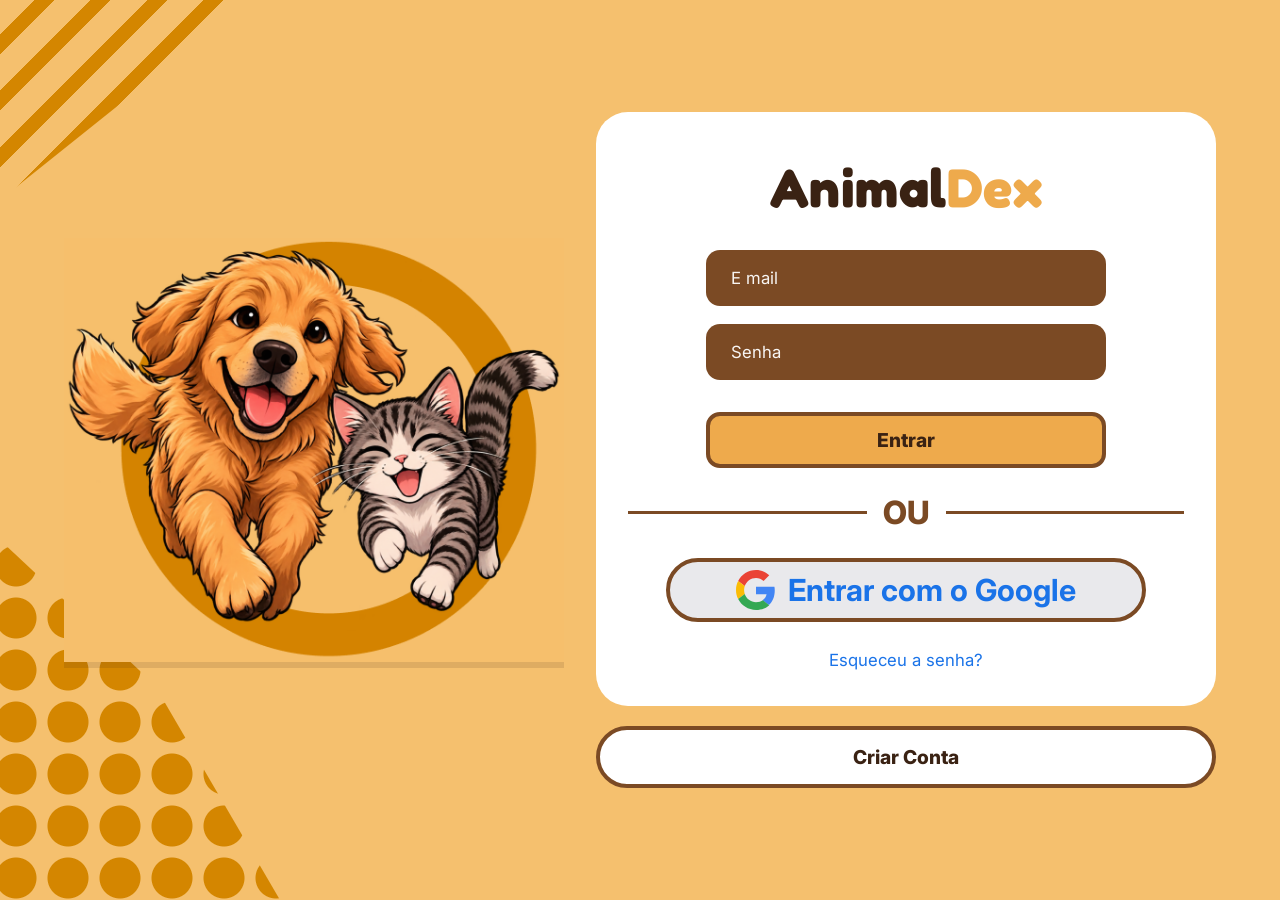
<file: index.html>
<!DOCTYPE html>
<html lang="pt-BR">
<head>
  <meta charset="UTF-8">
  <meta name="viewport" content="width=device-width, initial-scale=1">
  <title>AnimalDex – Login</title>
  <link rel="preconnect" href="https://fonts.googleapis.com">
  <link rel="preconnect" href="https://fonts.gstatic.com" crossorigin>
  <link href="https://fonts.googleapis.com/css2?family=Fredoka:wght@600;700&family=Inter:wght@400;600;700;800&display=swap" rel="stylesheet">
  <link rel="stylesheet" href="style.css">
</head>
<body>
  <div class="decor decor-stripes" aria-hidden="true"></div>
  <div class="decor decor-dots" aria-hidden="true"></div>

  <main class="login">
    <section class="hero" aria-hidden="false">
      <div class="hero-ring"></div>
      <!-- Coloque aqui a imagem do cachorro e do gato (PNG com fundo transparente) -->
      <img class="hero-img" src="img/pets.png" alt="Um cachorro golden retriever e um gatinho correndo felizes">
    </section>

    <section class="panel">
      <div class="card">
        <h1 class="logo">Animal<span>Dex</span></h1>

        <form class="form" action="inicio.html" method="post">
          <label class="sr-only" for="email">E-mail</label>
          <input class="field" type="email" id="email" name="email" placeholder="E mail" autocomplete="email" required>

          <label class="sr-only" for="senha">Senha</label>
          <input class="field" type="password" id="senha" name="senha" placeholder="Senha" autocomplete="current-password" required>

          <button class="btn btn-primary" type="submit">Entrar</button>
        </form>

        <div class="divider"><span>OU</span></div>

        <a class="btn btn-google" href="inicio.html">
          <svg width="40" height="40" viewBox="0 0 48 48" aria-hidden="true">
            <path fill="#EA4335" d="M24 9.5c3.5 0 6.6 1.2 9.1 3.6l6.8-6.8C35.8 2.4 30.3 0 24 0 14.6 0 6.5 5.4 2.6 13.2l7.9 6.1C12.4 13.6 17.7 9.5 24 9.5z"/>
            <path fill="#4285F4" d="M46.5 24.5c0-1.6-.1-3.1-.4-4.5H24v9h12.7c-.6 3-2.3 5.5-4.8 7.2l7.6 5.9c4.5-4.2 7-10.3 7-17.6z"/>
            <path fill="#FBBC05" d="M10.5 28.7c-.5-1.5-.8-3.1-.8-4.7s.3-3.2.8-4.7l-7.9-6.1C.9 16.4 0 20.100 0 24s.9 7.600 2.600 10.800l7.900-6.100z"/>
            <path fill="#34A853" d="M24 48c6.500 0 11.900-2.100 15.900-5.800l-7.600-5.900c-2.100 1.400-4.900 2.300-8.300 2.300-6.300 0-11.600-4.100-13.500-9.800l-7.900 6.100C6.500 42.600 14.600 48 24 48z"/>
          </svg>
          <span>Entrar com o Google</span>
        </a>

        <a class="forgot" href="#">Esqueceu a senha?</a>
      </div>

      <a class="btn btn-create" href="inicio.html">Criar Conta</a>
    </section>
  </main>
</body>
</html>
</file>
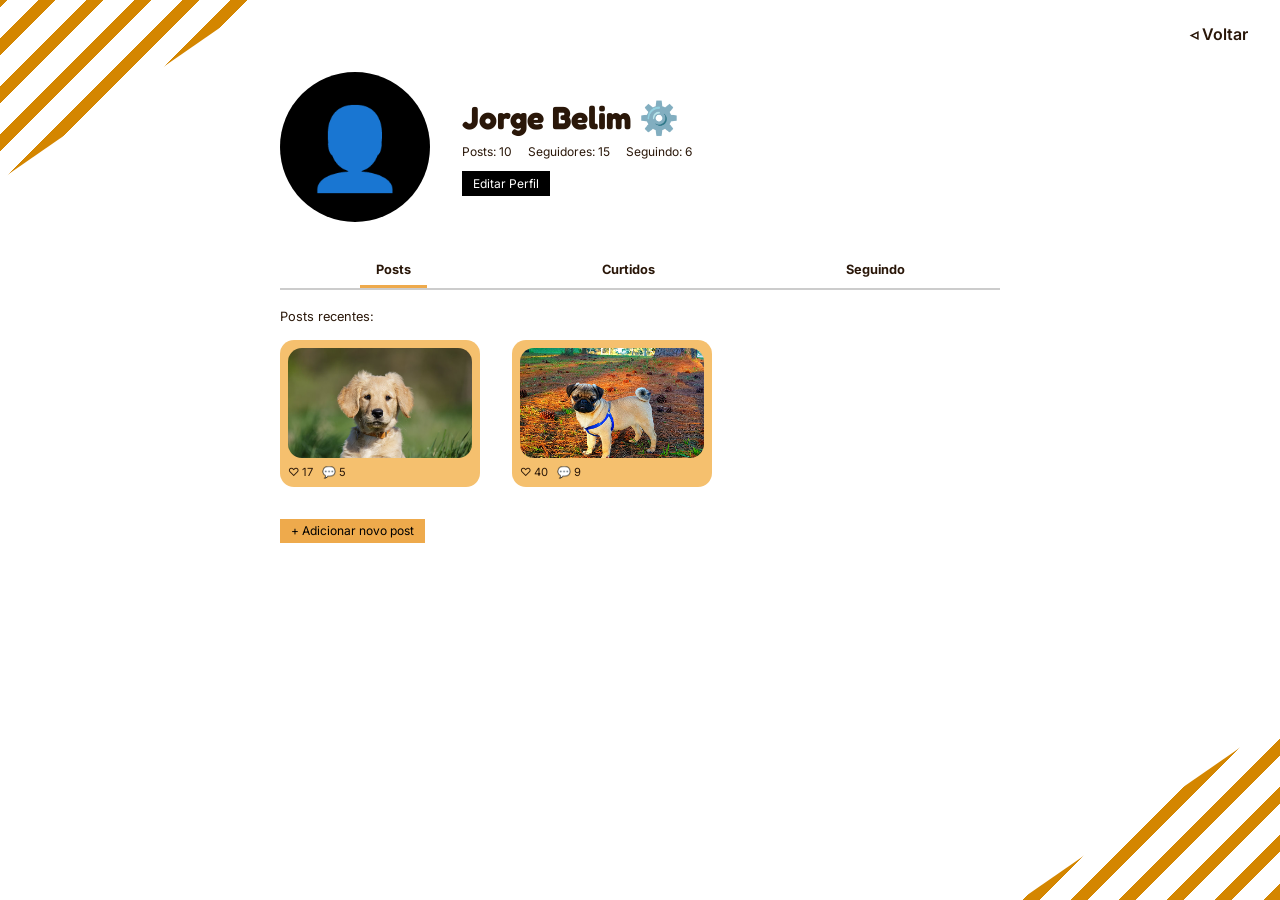
<file: conta.html>
<!DOCTYPE html><html lang="pt-BR"><head><meta charset="UTF-8"><meta name="viewport" content="width=device-width,initial-scale=1"><link href="https://fonts.googleapis.com/css2?family=Fredoka:wght@500;700&family=Inter:wght@400;600;700;800&display=swap" rel="stylesheet"><link rel="stylesheet" href="pages.css"><title>AnimalDex – Conta</title></head><body><div class="screen">
<a class="voltar" href="inicio.html">◃ Voltar</a>
<div class="wrap"><div class="perfil"><div class="avatar">👤</div><div><h1>Jorge Belim <a href="configuracoes.html">⚙️</a></h1>
<div class="stats"><span>Posts: 10</span><span>Seguidores: 15</span><span>Seguindo: 6</span></div>
<a class="btn-pre" href="editar-perfil.html">Editar Perfil</a></div></div>
<nav class="abas"><a class="on" href="conta.html">Posts</a><a href="#">Curtidos</a><a href="#">Seguindo</a></nav>
<p style="font-size:.8rem">Posts recentes:</p>
<div class="grade"><a class="mini" href="post.html" style="display:block"><div class="ph"><img src="img/cachorro1.png" alt="Cachorro filhote"></div>♡ 17 &nbsp; 💬 5</a><a class="mini" href="post.html" style="display:block"><div class="ph"><img src="img/cachorro2.png" alt="Cachorro pug"></div>♡ 40 &nbsp; 💬 9</a></div>
<a class="btn-pre" style="background:var(--btn);color:#000" href="criar-post.html">+ Adicionar novo post</a></div></div></body></html>
</file>
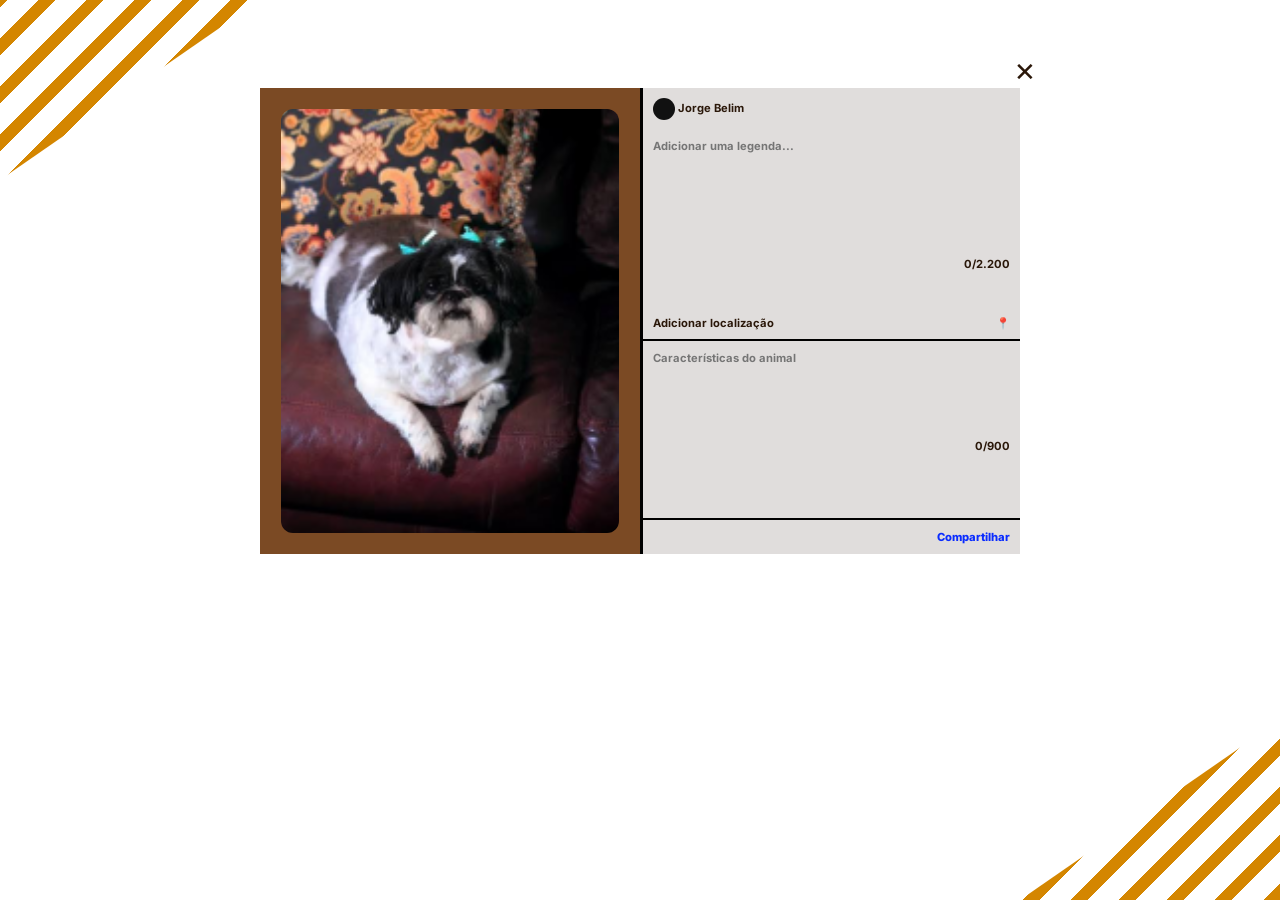
<file: criar-post-legenda.html>
<!DOCTYPE html><html lang="pt-BR"><head><meta charset="UTF-8"><meta name="viewport" content="width=device-width,initial-scale=1"><link href="https://fonts.googleapis.com/css2?family=Fredoka:wght@500;700&family=Inter:wght@400;600;700;800&display=swap" rel="stylesheet"><link rel="stylesheet" href="pages.css"><title>AnimalDex – Criar post</title></head><body><div class="screen">
<div class="criar"><a class="fechar" href="inicio.html" aria-label="Fechar">✕</a>
<div class="col"><div class="foto-ok ph"><img src="img/cachorro-sofa.png" alt="Cachorro no sofá"></div></div>
<div class="col"><form class="legendaf" action="inicio.html">
<div class="linha" style="border:0"><span class="dot" style="vertical-align:middle"></span> Jorge Belim</div>
<div class="linha t1" style="border:0"><textarea class="t1" maxlength="2200" placeholder="Adicionar uma legenda..."></textarea><div class="ctd">0/2.200</div></div>
<div class="linha" style="display:flex;justify-content:space-between"><span>Adicionar localização</span><span>📍</span></div>
<div class="linha t2"><textarea class="t2" maxlength="900" placeholder="Características do animal"></textarea><div class="ctd">0/900</div></div>
<button class="share" type="submit" style="border:0;background:none;cursor:pointer;font:inherit;font-weight:800;color:#0a2cff;margin-top:auto">Compartilhar</button>
</form></div></div></div></body></html>
</file>
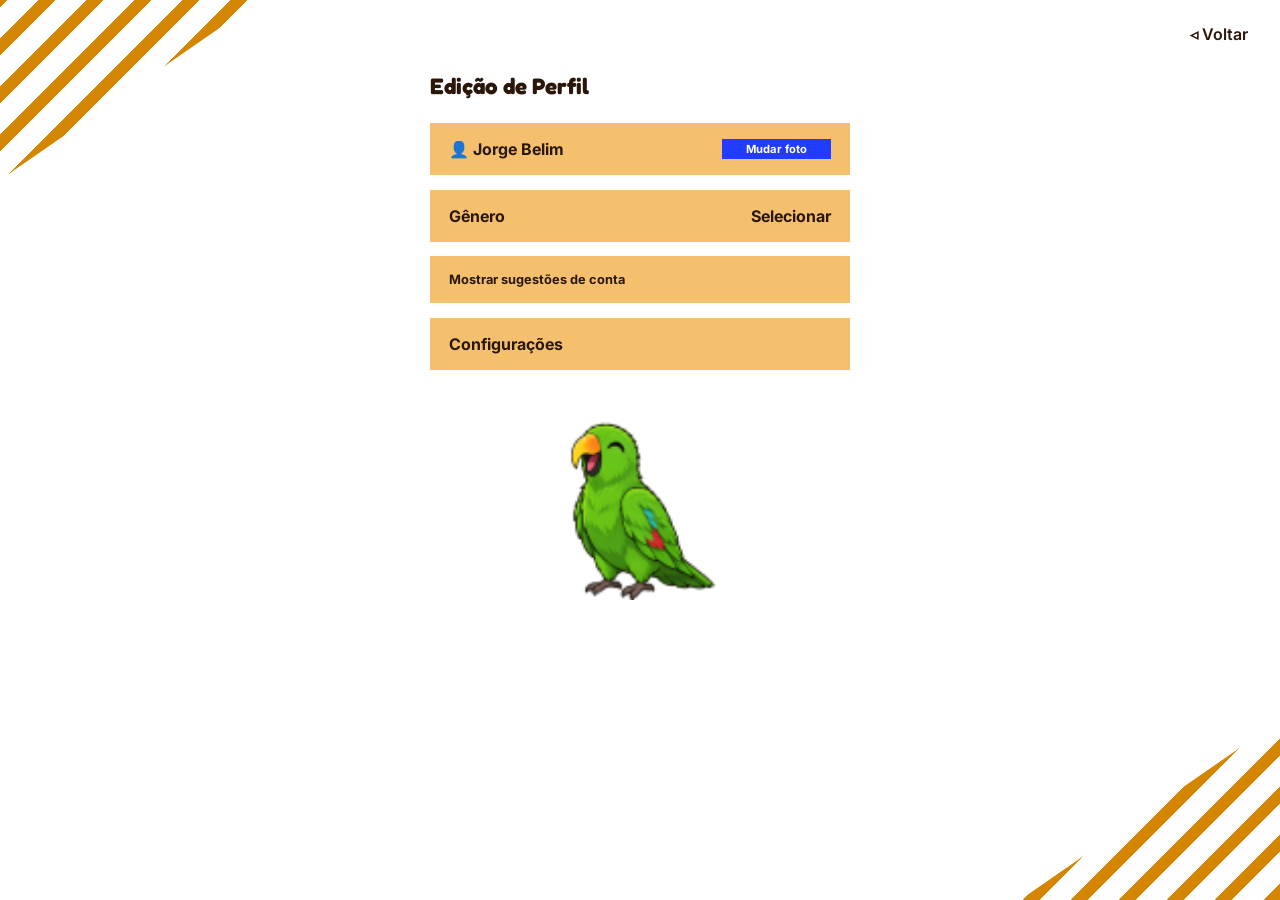
<file: editar-perfil.html>
<!DOCTYPE html><html lang="pt-BR"><head><meta charset="UTF-8"><meta name="viewport" content="width=device-width,initial-scale=1"><link href="https://fonts.googleapis.com/css2?family=Fredoka:wght@500;700&family=Inter:wght@400;600;700;800&display=swap" rel="stylesheet"><link rel="stylesheet" href="pages.css"><title>AnimalDex – Editar perfil</title></head><body><div class="screen">
<a class="voltar" href="conta.html">◃ Voltar</a>
<div class="wrap" style="max-width:420px"><h2>Edição de Perfil</h2>
<div class="bar"><span>👤 Jorge Belim</span><a class="azul" href="#">Mudar foto</a></div>
<div class="bar"><span>Gênero</span><a href="#">Selecionar</a></div>
<div class="bar" style="font-size:.8rem">Mostrar sugestões de conta</div>
<a class="bar" href="configuracoes.html">Configurações</a>
<span class="mascote"><img src="img/papagaio-ilustracao.png" alt="Papagaio" style="width:170px"></span></div></div></body></html>
</file>
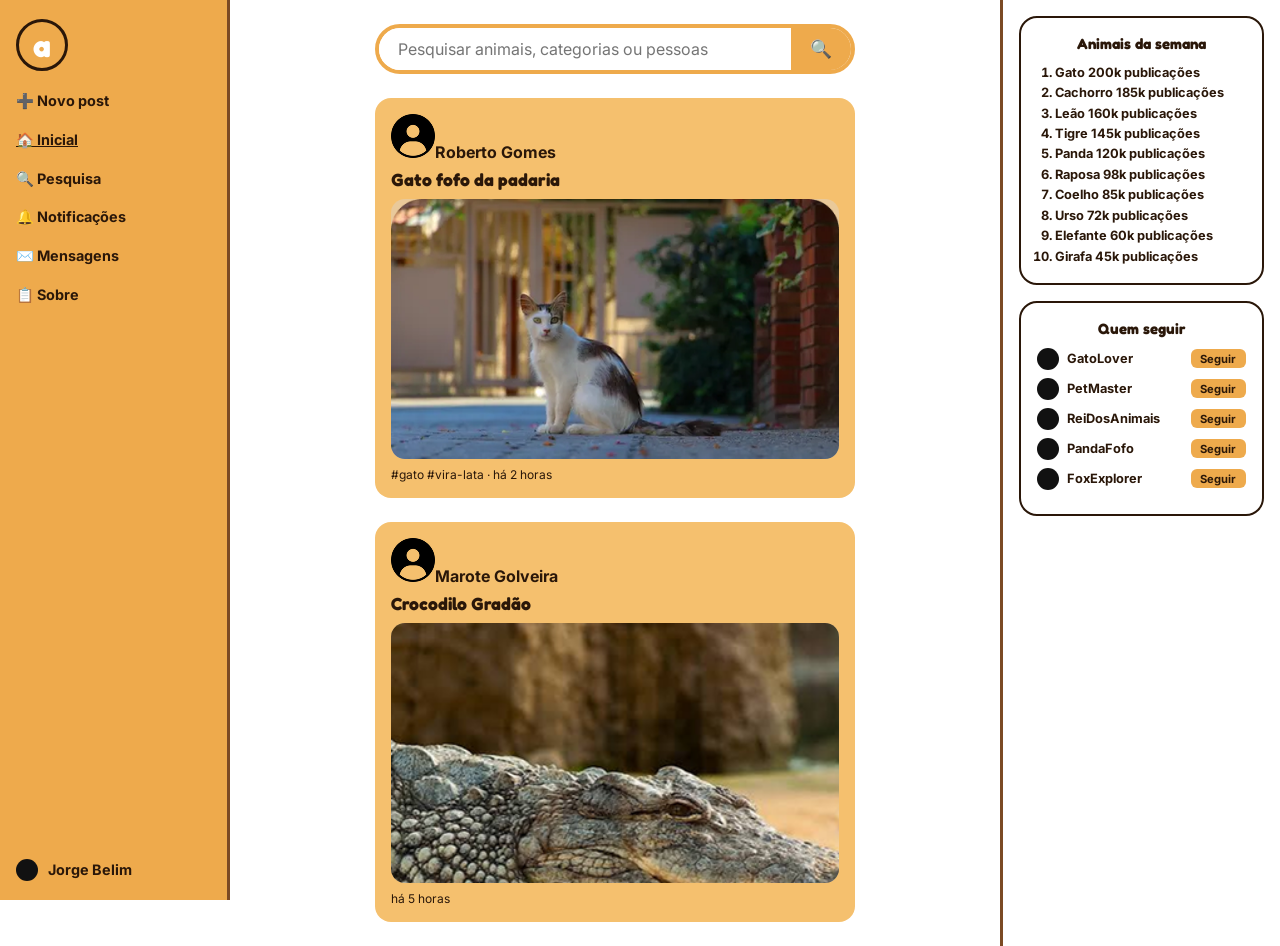
<file: inicio.html>
<!DOCTYPE html><html lang="pt-BR"><head><meta charset="UTF-8"><meta name="viewport" content="width=device-width,initial-scale=1"><link href="https://fonts.googleapis.com/css2?family=Fredoka:wght@500;700&family=Inter:wght@400;600;700;800&display=swap" rel="stylesheet"><link rel="stylesheet" href="pages.css"><title>AnimalDex – Início</title></head><body><div class="app"><nav class="side"><a href="inicio.html" class="logo-a" style="width:52px">a</a><a href="criar-post.html">➕ Novo post</a><a href="inicio.html" class="on">🏠 Inicial</a><a href="pesquisa.html">🔍 Pesquisa</a><a href="#">🔔 Notificações</a><a href="#">✉️ Mensagens</a><a href="sobre.html">📋 Sobre</a><a href="conta.html" class="eu"><span class="dot"></span> Jorge Belim</a></nav>
<main class="feed">
<form class="busca-topo" action="pesquisa.html"><input type="search" name="q" placeholder="Pesquisar animais, categorias ou pessoas" aria-label="Pesquisar"><button type="submit" aria-label="Pesquisar">🔍</button></form>
<article class="post"><img src="img/image 8.png" alt=""><b>Roberto Gomes</b><h3><a href="post.html">Gato fofo da padaria</a></h3><a href="post.html" class="ph"><img src="img/gato-feed.png" alt="Gato na calçada"></a><small>#gato #vira-lata · há 2 horas</small></article>
<article class="post"><img src="img/image 8.png" alt=""><b>Marote Golveira</b><h3><a href="post.html">Crocodilo Gradão</a></h3><a href="post.html" class="ph"><img src="img/crocodilo.png" alt="Crocodilo"></a><small>há 5 horas</small></article>
</main>
<aside class="dir">
<div class="box"><h3>Animais da semana</h3><ol><li>Gato 200k publicações</li><li>Cachorro 185k publicações</li><li>Leão 160k publicações</li><li>Tigre 145k publicações</li><li>Panda 120k publicações</li><li>Raposa 98k publicações</li><li>Coelho 85k publicações</li><li>Urso 72k publicações</li><li>Elefante 60k publicações</li><li>Girafa 45k publicações</li></ol></div>
<div class="box"><h3>Quem seguir</h3>
<div class="seg"><i class="dot"></i><span>GatoLover</span><b>Seguir</b></div>
<div class="seg"><i class="dot"></i><span>PetMaster</span><b>Seguir</b></div>
<div class="seg"><i class="dot"></i><span>ReiDosAnimais</span><b>Seguir</b></div>
<div class="seg"><i class="dot"></i><span>PandaFofo</span><b>Seguir</b></div>
<div class="seg"><i class="dot"></i><span>FoxExplorer</span><b>Seguir</b></div></div>
</aside></div></body></html>
</file>
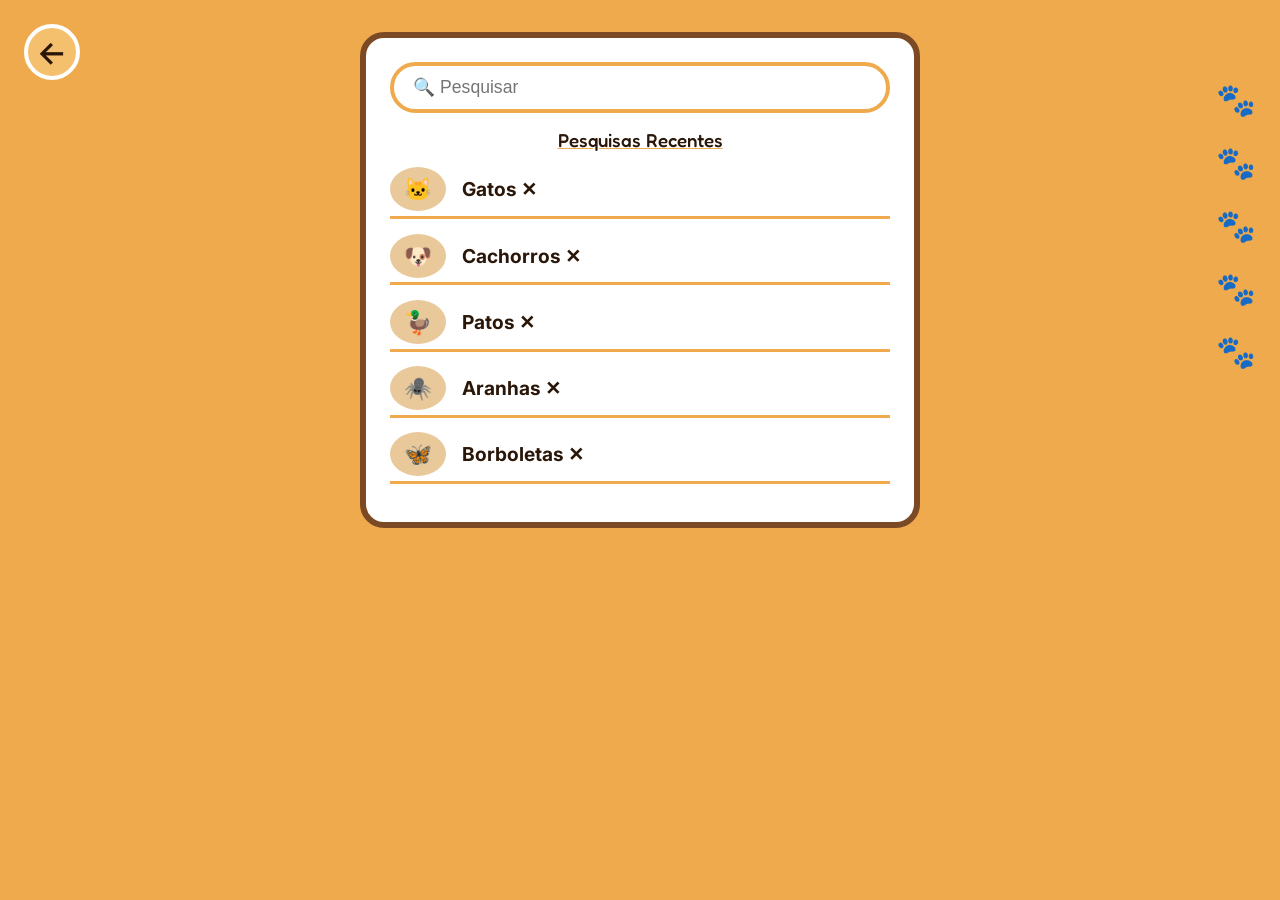
<file: pesquisa.html>
<!DOCTYPE html><html lang="pt-BR"><head><meta charset="UTF-8"><meta name="viewport" content="width=device-width,initial-scale=1"><link href="https://fonts.googleapis.com/css2?family=Fredoka:wght@500;700&family=Inter:wght@400;600;700;800&display=swap" rel="stylesheet"><link rel="stylesheet" href="pages.css"><title>AnimalDex – Pesquisa</title></head><body class="laranja"><div class="pesq">
<a class="voltar" href="inicio.html">←</a>
<main class="painel"><input class="busca" type="search" placeholder="🔍 Pesquisar"><h3>Pesquisas Recentes</h3>
<div class="rec"><span class="ph">🐱</span> Gatos ✕</div>
<div class="rec"><span class="ph">🐶</span> Cachorros ✕</div>
<div class="rec"><span class="ph">🦆</span> Patos ✕</div>
<div class="rec"><span class="ph">🕷️</span> Aranhas ✕</div>
<div class="rec"><span class="ph">🦋</span> Borboletas ✕</div></main>
<div class="patas">🐾<span>🐾</span>🐾<span>🐾</span>🐾</div></div></body></html>
</file>
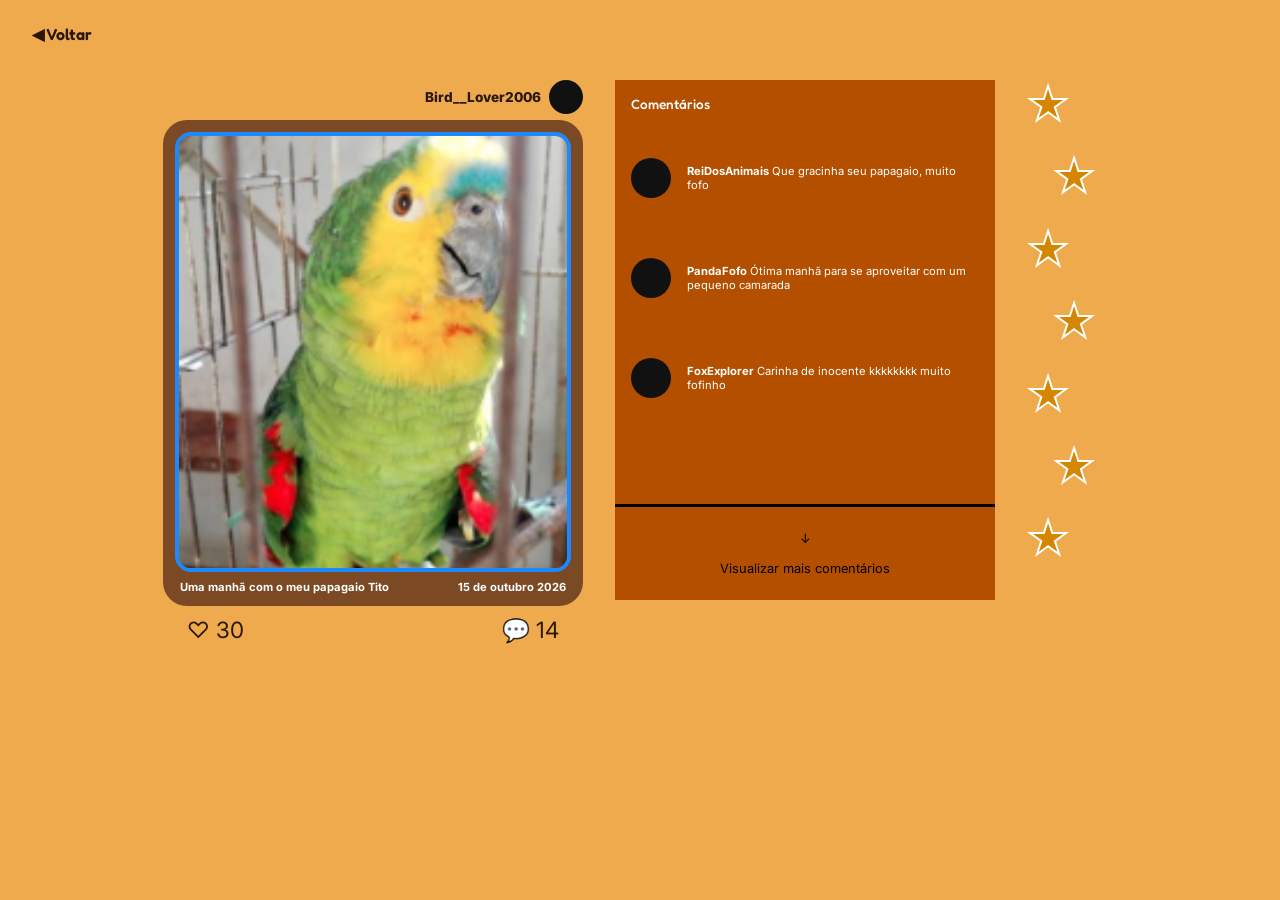
<file: post.html>
<!DOCTYPE html><html lang="pt-BR"><head><meta charset="UTF-8"><meta name="viewport" content="width=device-width,initial-scale=1"><link href="https://fonts.googleapis.com/css2?family=Fredoka:wght@500;700&family=Inter:wght@400;600;700;800&display=swap" rel="stylesheet"><link rel="stylesheet" href="pages.css"><title>AnimalDex – Post</title></head><body><div class="postpg">
<a class="voltar" href="inicio.html">◀ Voltar</a>
<section class="pp-esq"><div class="pp-user">Bird__Lover2006 <a class="dot" href="conta.html" aria-label="Perfil"></a></div>
<div class="moldura"><div class="ph"><img src="img/papagaio-foto.png" alt="Papagaio Tito"></div><div class="legenda"><span>Uma manhã com o meu papagaio Tito</span><span>15 de outubro 2026</span></div></div>
<div class="acoes"><span>♡ 30</span><a href="#comentarios">💬 14</a></div></section>
<aside class="coments" id="comentarios"><h2>Comentários</h2>
<div class="coment"><i class="dot"></i><p><b>ReiDosAnimais</b> Que gracinha seu papagaio, muito fofo</p></div>
<div class="coment"><i class="dot"></i><p><b>PandaFofo</b> Ótima manhã para se aproveitar com um pequeno camarada</p></div>
<div class="coment"><i class="dot"></i><p><b>FoxExplorer</b> Carinha de inocente kkkkkkkk muito fofinho</p></div>
<a class="mais" href="#">↓<br><br>Visualizar mais comentários</a></aside>
<div class="estrelas" aria-hidden="true"><span>★</span><span>★</span><span>★</span><span>★</span><span>★</span><span>★</span><span>★</span></div>
</div></body></html>
</file>
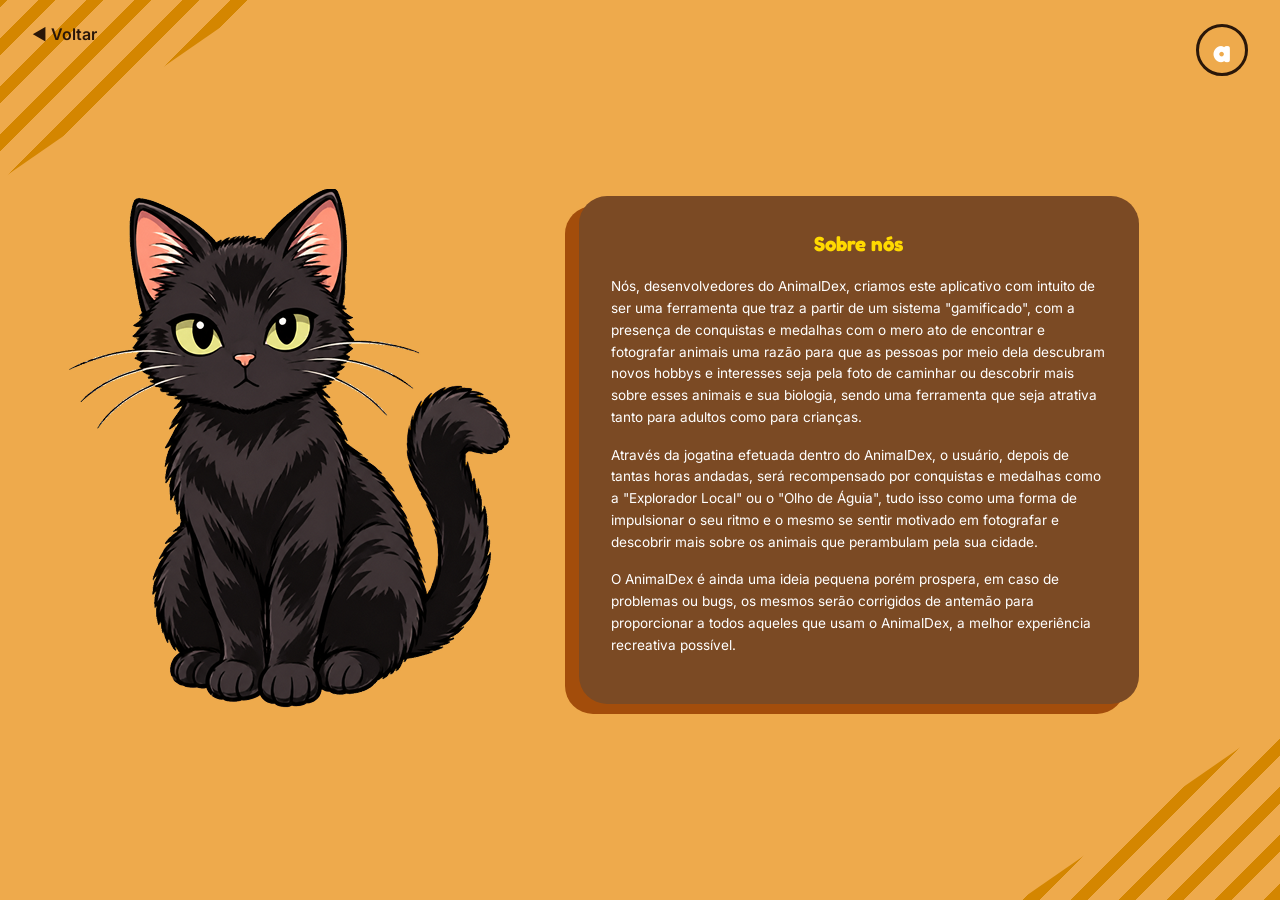
<file: sobre.html>
<!DOCTYPE html><html lang="pt-BR"><head><meta charset="UTF-8"><meta name="viewport" content="width=device-width,initial-scale=1"><link href="https://fonts.googleapis.com/css2?family=Fredoka:wght@500;700&family=Inter:wght@400;600;700;800&display=swap" rel="stylesheet"><link rel="stylesheet" href="pages.css"><title>AnimalDex – Sobre</title></head><body class="laranja"><div class="screen sobre" style="background:var(--btn)">
<a class="voltar" href="inicio.html">◀ Voltar</a><span class="logo-a">a</span>
<div class="mascote"><img src="img/gato-preto.png" alt="Gato preto sentado"></div>
<section class="livro"><h2>Sobre nós</h2>
<p>Nós, desenvolvedores do AnimalDex, criamos este aplicativo com intuito de ser uma ferramenta que traz a partir de um sistema "gamificado", com a presença de conquistas e medalhas com o mero ato de encontrar e fotografar animais uma razão para que as pessoas por meio dela descubram novos hobbys e interesses seja pela foto de caminhar ou descobrir mais sobre esses animais e sua biologia, sendo uma ferramenta que seja atrativa tanto para adultos como para crianças.</p>
<p>Através da jogatina efetuada dentro do AnimalDex, o usuário, depois de tantas horas andadas, será recompensado por conquistas e medalhas como a "Explorador Local" ou o "Olho de Águia", tudo isso como uma forma de impulsionar o seu ritmo e o mesmo se sentir motivado em fotografar e descobrir mais sobre os animais que perambulam pela sua cidade.</p>
<p>O AnimalDex é ainda uma ideia pequena porém prospera, em caso de problemas ou bugs, os mesmos serão corrigidos de antemão para proporcionar a todos aqueles que usam o AnimalDex, a melhor experiência recreativa possível.</p></section></div></body></html>
</file>
<file: style.css>
:root {
  --bg: #f5c06e;
  --accent-dark: #d48600;
  --brown: #7b4a24;
  --text: #3a2213;
  --button: #eeaa4c;
  --link: #1a73e8;
  --white: #ffffff;
}

* { box-sizing: border-box; margin: 0; padding: 0; }

html, body { height: 100%; }

body {
  font-family: "Inter", system-ui, sans-serif;
  background: var(--bg);
  color: var(--text);
  overflow-x: hidden;
  position: relative;
}

.sr-only {
  position: absolute;
  width: 1px; height: 1px;
  overflow: hidden;
  clip: rect(0 0 0 0);
  white-space: nowrap;
}

/* ---------- Decoração ---------- */
.decor { position: fixed; pointer-events: none; z-index: 0; }

.decor-stripes {
  top: 0; left: 0;
  width: 250px; height: 200px;
  background: repeating-linear-gradient(
    -45deg,
    var(--accent-dark) 0 14px,
    transparent 14px 40px
  );
  clip-path: polygon(0 0, 100% 0, 0 100%);
  -webkit-mask-image: linear-gradient(135deg, #000 60%, transparent 61%);
          mask-image: linear-gradient(135deg, #000 60%, transparent 61%);
}

.decor-dots {
  bottom: 0; left: 0;
  width: 280px; height: 360px;
  background-image: radial-gradient(circle, var(--accent-dark) 0 20px, transparent 21px);
  background-size: 52px 52px;
  background-position: -10px 0;
  clip-path: polygon(0 0, 55% 40%, 100% 100%, 0 100%);
}

/* ---------- Layout principal ---------- */
.login {
  position: relative;
  z-index: 1;
  min-height: 100vh;
  display: grid;
  grid-template-columns: 1fr minmax(320px, 620px);
  align-items: center;
  gap: 2rem;
  max-width: 1400px;
  margin: 0 auto;
  padding: 3rem 4rem;
}

/* ---------- Lado esquerdo ---------- */
.hero {
  position: relative;
  display: grid;
  place-items: center;
  min-height: 460px;
}

.hero-ring {
  position: absolute;
  width: min(440px, 80%);
  aspect-ratio: 1;
  border-radius: 50%;
  border: 40px solid var(--accent-dark);
  right: 8%;
  top: 50%;
  transform: translateY(-50%);
}

.hero-img {
  position: relative;
  width: min(520px, 100%);
  height: auto;
  filter: drop-shadow(0 6px 0 rgba(58, 34, 19, 0.12));
}

/* ---------- Painel de login ---------- */
.panel {
  display: flex;
  flex-direction: column;
  gap: 1.25rem;
}

.card {
  background: var(--white);
  border-radius: 32px;
  padding: 3rem 2.5rem 2.25rem;
  display: flex;
  flex-direction: column;
  align-items: center;
}

.logo {
  font-family: "Fredoka", sans-serif;
  font-weight: 700;
  font-size: 3.4rem;
  line-height: 1;
  letter-spacing: 0.5px;
  color: var(--text);
  margin-bottom: 2.25rem;
}
.logo span { color: var(--button); }

.form {
  width: 100%;
  max-width: 400px;
  display: flex;
  flex-direction: column;
  gap: 1.1rem;
}

.field {
  width: 100%;
  height: 56px;
  background: var(--brown);
  color: var(--white);
  border: 3px solid transparent;
  border-radius: 14px;
  padding: 0 1.4rem;
  font: 400 1.05rem "Inter", sans-serif;
}
.field::placeholder { color: #fff; opacity: 0.95; }
.field:focus-visible {
  outline: none;
  border-color: var(--button);
}

/* ---------- Botões ---------- */
.btn {
  display: flex;
  align-items: center;
  justify-content: center;
  cursor: pointer;
  text-decoration: none;
  font: 800 1.2rem "Inter", sans-serif;
  color: var(--text);
  border: 4px solid var(--brown);
  transition: transform 0.12s ease, filter 0.12s ease;
}
.btn:hover { filter: brightness(1.05); }
.btn:active { transform: translateY(2px); }
.btn:focus-visible { outline: 3px solid var(--link); outline-offset: 3px; }

.btn-primary {
  height: 56px;
  margin-top: 0.9rem;
  background: var(--button);
  border-radius: 14px;
}

.btn-google {
  width: 100%;
  max-width: 480px;
  height: 64px;
  gap: 0.75rem;
  background: #e9e9ec;
  border-radius: 999px;
  color: var(--link);
  font-size: 1.9rem;
  font-weight: 700;
}
.btn-google svg { flex-shrink: 0; }

.btn-create {
  height: 62px;
  background: var(--white);
  border-radius: 999px;
}

/* ---------- Divisor "OU" ---------- */
.divider {
  width: calc(100% + 1rem);
  display: flex;
  align-items: center;
  gap: 1rem;
  margin: 1.6rem 0;
  font-weight: 800;
  font-size: 2rem;
  color: var(--brown);
}
.divider::before,
.divider::after {
  content: "";
  flex: 1;
  height: 3px;
  background: var(--brown);
}

.forgot {
  margin-top: 1.8rem;
  color: var(--link);
  font-size: 1.05rem;
  text-decoration: none;
}
.forgot:hover { text-decoration: underline; }

/* ---------- Responsivo ---------- */
@media (max-width: 1000px) {
  .login {
    grid-template-columns: 1fr;
    padding: 2rem 1.25rem 3rem;
  }
  .hero { min-height: 300px; order: -1; }
  .hero-ring { border-width: 28px; width: 260px; right: auto; }
  .hero-img { width: min(340px, 90%); }
  .panel { max-width: 620px; width: 100%; margin: 0 auto; }
}

@media (max-width: 520px) {
  .card { padding: 2rem 1.25rem 1.75rem; }
  .logo { font-size: 2.6rem; }
  .btn-google { font-size: 1.25rem; height: 56px; }
  .btn-google svg { width: 30px; height: 30px; }
  .divider { font-size: 1.5rem; }
  .decor-stripes { width: 140px; height: 120px; }
  .decor-dots { width: 140px; height: 200px; background-size: 34px 34px; background-image: radial-gradient(circle, var(--accent-dark) 0 13px, transparent 14px); }
}

@media (prefers-reduced-motion: reduce) {
  .btn { transition: none; }
}

/* a ilustração já inclui o círculo laranja */
.hero-ring{display:none}
.hero-img{width:min(560px,100%)}
</file>
<file: pages.css>
:root{--bg:#f5c06e;--card:#f5c06e;--dark:#d48600;--brown:#7b4a24;--btn:#eeaa4c;--text:#2a1709;--white:#fff}
*{box-sizing:border-box;margin:0;padding:0}
body{font-family:"Inter",sans-serif;color:var(--text);background:#fff;min-height:100vh}
a{color:inherit;text-decoration:none}
h1,h2,h3,.logo-a{font-family:"Fredoka",sans-serif}
.logo-a{display:grid;place-items:center;width:52px;height:52px;border-radius:50%;background:var(--btn);color:#fff;font-size:2rem;font-weight:700;border:3px solid var(--text)}
.ph{display:grid;place-items:center;background:#e9c99a;border-radius:14px;font-size:3rem}

/* telas brancas (conta, editar, config) */
.screen{position:relative;min-height:100vh;padding:2.5rem 1.5rem 6rem;overflow:hidden}
.screen::before,.screen::after{content:"";position:absolute;width:260px;height:180px;background:repeating-linear-gradient(-45deg,var(--dark) 0 12px,transparent 12px 34px)}
.screen::before{top:0;left:0;clip-path:polygon(0 0,100% 0,0 100%)}
.screen::after{bottom:0;right:0;clip-path:polygon(100% 0,100% 100%,0 100%)}
.voltar{position:absolute;top:1.5rem;right:2rem;font-weight:600;z-index:2}
.voltar:hover{text-decoration:underline}
.wrap{position:relative;z-index:1;max-width:720px;margin:2rem auto}
.wrap h2{font-size:1.4rem;margin-bottom:1.5rem}
.bar{display:flex;justify-content:space-between;align-items:center;background:var(--card);padding:1rem 1.2rem;margin-bottom:.9rem;font-weight:700}
.bar .azul{background:#1f3cff;color:#fff;font-size:.7rem;padding:.2rem 1.5rem}
.mascote{display:block;margin:2.5rem auto 0;font-size:5rem;text-align:center}
.lista a{display:flex;gap:1rem;align-items:center;padding:.9rem .2rem;border-bottom:2px solid var(--text);font-weight:700}
.lista a:hover{background:#fff3df}

/* conta */
.perfil{display:flex;gap:2rem;align-items:center;margin-bottom:2rem}
.avatar{width:150px;height:150px;border-radius:50%;background:#000;color:#fff;display:grid;place-items:center;font-size:5rem}
.perfil h1{font-size:2rem}
.stats{font-size:.75rem;display:flex;gap:1rem;margin:.4rem 0 .8rem}
.btn-pre{display:inline-block;background:#000;color:#fff;font-size:.75rem;padding:.3rem .7rem}
.abas{display:flex;justify-content:space-around;border-bottom:2px solid #ccc;font-size:.8rem;font-weight:700;margin-bottom:1.2rem}
.abas a{padding:.5rem 1rem}.abas .on{border-bottom:3px solid var(--btn)}
.grade{display:flex;gap:2rem;flex-wrap:wrap;margin:1rem 0 2rem}
.mini{width:200px;background:var(--card);padding:.5rem;border-radius:14px;font-size:.7rem}
.mini .ph{height:110px;margin-bottom:.4rem}

/* páginas laranja */
.laranja{background:var(--btn);min-height:100vh}

/* app: início */
.app{display:grid;grid-template-columns:230px 1fr 280px;min-height:100vh;background:#fff}
.side{background:var(--btn);padding:1.2rem 1rem;display:flex;flex-direction:column;gap:1.3rem;font-weight:700;font-size:.9rem;position:sticky;top:0;height:100vh;border-right:3px solid var(--brown)}
.side a{display:flex;gap:.6rem;align-items:center}
.side a:hover,.side a.on{text-decoration:underline}
.side .eu{margin-top:auto}
.feed{padding:1.5rem;display:flex;flex-direction:column;gap:1.5rem;align-items:center}
.post{background:var(--card);border-radius:16px;padding:1rem;width:min(480px,100%)}
.post h3{margin:.4rem 0 .6rem;font-size:1.1rem}
.post .ph{height:260px}
.post small{display:block;margin-top:.5rem;font-size:.75rem}
.dir{padding:1rem;display:flex;flex-direction:column;gap:1rem;border-left:3px solid var(--brown)}
.box{border:2px solid var(--text);border-radius:18px;padding:1rem;font-size:.8rem}
.box h3{text-align:center;margin-bottom:.6rem}
.box ol{padding-left:1.1rem;font-weight:700;line-height:1.6}
.seg{display:flex;align-items:center;gap:.5rem;margin:.5rem 0;font-weight:700}
.seg span{flex:1}.seg b{background:var(--btn);padding:.15rem .6rem;border-radius:6px;font-size:.7rem}
.dot{width:22px;height:22px;border-radius:50%;background:#111;display:inline-block}

/* pesquisa */
.pesq{display:flex;justify-content:center;padding:2rem 1rem;position:relative}
.pesq .voltar{left:1.5rem;right:auto;top:1.5rem;font-size:2rem;background:var(--card);border:4px solid #fff;border-radius:50%;width:56px;height:56px;display:grid;place-items:center}
.painel{width:min(560px,100%);background:#fff;border:6px solid var(--brown);border-radius:24px;padding:1.5rem}
.busca{border:4px solid var(--btn);border-radius:999px;padding:.7rem 1.2rem;width:100%;font-size:1.1rem;margin-bottom:1rem}
.painel h3{text-align:center;font-weight:500;text-decoration:underline var(--btn);margin-bottom:1rem}
.rec{display:flex;align-items:center;gap:1rem;margin:.9rem 0;font-size:1.2rem;font-weight:700;border-bottom:3px solid var(--btn);padding-bottom:.3rem}
.rec .ph{width:56px;height:44px;font-size:1.4rem;border-radius:50%}
.patas{position:fixed;right:1.5rem;top:5rem;display:flex;flex-direction:column;gap:1.5rem;font-size:2rem}

/* sobre */
.sobre{display:grid;grid-template-columns:1fr 1.3fr;gap:2rem;align-items:center;padding:4rem 2rem}
.sobre .voltar{left:2rem;right:auto}
.sobre .mascote{font-size:12rem;margin:0}
.livro{background:var(--brown);color:#fff;border-radius:28px;padding:2rem;box-shadow:-14px 10px 0 #a34d0b;font-size:.85rem;line-height:1.6;max-width:560px}
.livro h2{color:#ffd900;text-align:center;margin-bottom:1rem}
.livro p{margin-bottom:1rem}
.sobre .logo-a{position:absolute;top:1.5rem;right:2rem}

@media(max-width:900px){.app{grid-template-columns:1fr}.side{position:static;height:auto;flex-direction:row;flex-wrap:wrap;border:0}.side .eu{margin:0}.dir{border:0}.sobre{grid-template-columns:1fr}.patas{display:none}.perfil{flex-direction:column;text-align:center}}
.side a.logo-a{display:grid;place-items:center;align-self:flex-start}
.busca-topo{display:flex;width:min(480px,100%);border:4px solid var(--btn);border-radius:999px;background:#fff;overflow:hidden;position:sticky;top:1rem;z-index:5}
.busca-topo input{flex:1;border:0;padding:.7rem 1.2rem;font:inherit;font-size:1rem;outline:none;min-width:0}
.busca-topo button{border:0;background:var(--btn);padding:0 1.2rem;font-size:1.1rem;cursor:pointer}
.busca-topo:focus-within{border-color:var(--brown)}

/* ver post */
.postpg{display:grid;grid-template-columns:minmax(300px,420px) minmax(280px,380px) 90px;gap:2rem;justify-content:center;align-items:start;padding:2rem 1.5rem;min-height:100vh;background:var(--btn);position:relative}
.postpg .voltar{left:2rem;right:auto;font-family:"Fredoka",sans-serif}
.pp-esq{margin-top:3rem}
.pp-user{display:flex;justify-content:flex-end;align-items:center;gap:.5rem;font-weight:800;font-size:.85rem;margin-bottom:.4rem}
.pp-user .dot{width:34px;height:34px}
.moldura{background:var(--brown);border-radius:24px;padding:12px}
.moldura .ph{height:440px;border:4px solid #1e88ff;border-radius:16px;font-size:8rem;background:#9bd35a}
.legenda{display:flex;justify-content:space-between;color:#fff;font-size:.7rem;font-weight:700;padding:.5rem .3rem 0}
.acoes{display:flex;justify-content:space-between;padding:.6rem 1.5rem;font-size:1.4rem}
.coments{margin-top:3rem;background:#b44f00;color:#fff;min-height:520px;display:flex;flex-direction:column;position:relative}
.coments h2{font-size:.85rem;font-weight:500;padding:1rem}
.coment{display:flex;gap:1rem;padding:1rem;font-size:.7rem;align-items:center;min-height:100px}
.coment .dot{width:40px;height:40px;flex-shrink:0}
.mais{margin-top:auto;border-top:3px solid #000;padding:1.5rem 1rem;text-align:center;font-size:.8rem;color:#000}
.mais:hover{text-decoration:underline}
.estrelas{margin-top:3rem;display:flex;flex-direction:column;gap:1.4rem;font-size:2.6rem;color:var(--dark);-webkit-text-stroke:2px #fff}
.estrelas span:nth-child(even){margin-left:1.6rem}

/* criar post */
.criar{display:grid;grid-template-columns:1fr 1fr;max-width:760px;margin:3rem auto;background:var(--brown);position:relative;z-index:1;min-height:340px}
.criar>.col{padding:1.3rem}
.criar>.col+.col{border-left:3px solid #000}
.fechar{position:absolute;top:-2rem;right:-1rem;font-size:1.6rem}
.upload{display:flex;flex-direction:column;gap:1rem;align-items:center;justify-content:center;width:100%;height:100%;min-height:280px;background:#000;color:#fff;border-radius:12px;font-weight:700;font-size:.95rem}
.upload b{font-size:4rem;font-weight:300}
.upload:hover{background:#222}
.foto-ok{height:100%;min-height:280px;border-radius:12px;background:#e8d9c4;font-size:7rem}
.criar h3{color:#fff;font-size:1rem;margin-bottom:1rem}
.abas2{display:grid;grid-template-columns:1fr 1fr;gap:2px}
.abas2 a{background:var(--card);text-align:center;padding:.3rem;font-weight:800;font-size:.8rem}
.legendaf{background:#e0dddc;margin:-1.3rem;height:calc(100% + 2.6rem);display:flex;flex-direction:column;font-size:.7rem;font-weight:700}
.legendaf .linha{padding:.6rem;border-bottom:2px solid #000}
.legendaf textarea{width:100%;border:0;background:transparent;font:inherit;resize:none;outline:none}
.legendaf .t1{flex:1;min-height:110px}.legendaf .t2{flex:1;min-height:80px}
.legendaf .ctd{text-align:right;margin-top:.3rem}
.legendaf .share{padding:.6rem;text-align:right;color:#0a2cff;font-weight:800}
.legendaf .share:hover{text-decoration:underline}
@media(max-width:760px){.postpg{grid-template-columns:1fr}.estrelas{display:none}.criar{grid-template-columns:1fr}.criar>.col+.col{border:0}}

/* imagens */
.ph{overflow:hidden}
.ph img{width:100%;height:100%;object-fit:cover;display:block}
.mascote img{display:block;margin:0 auto;max-width:100%;height:auto;border-radius:24px}
.hero-ring{display:none}
</file>
